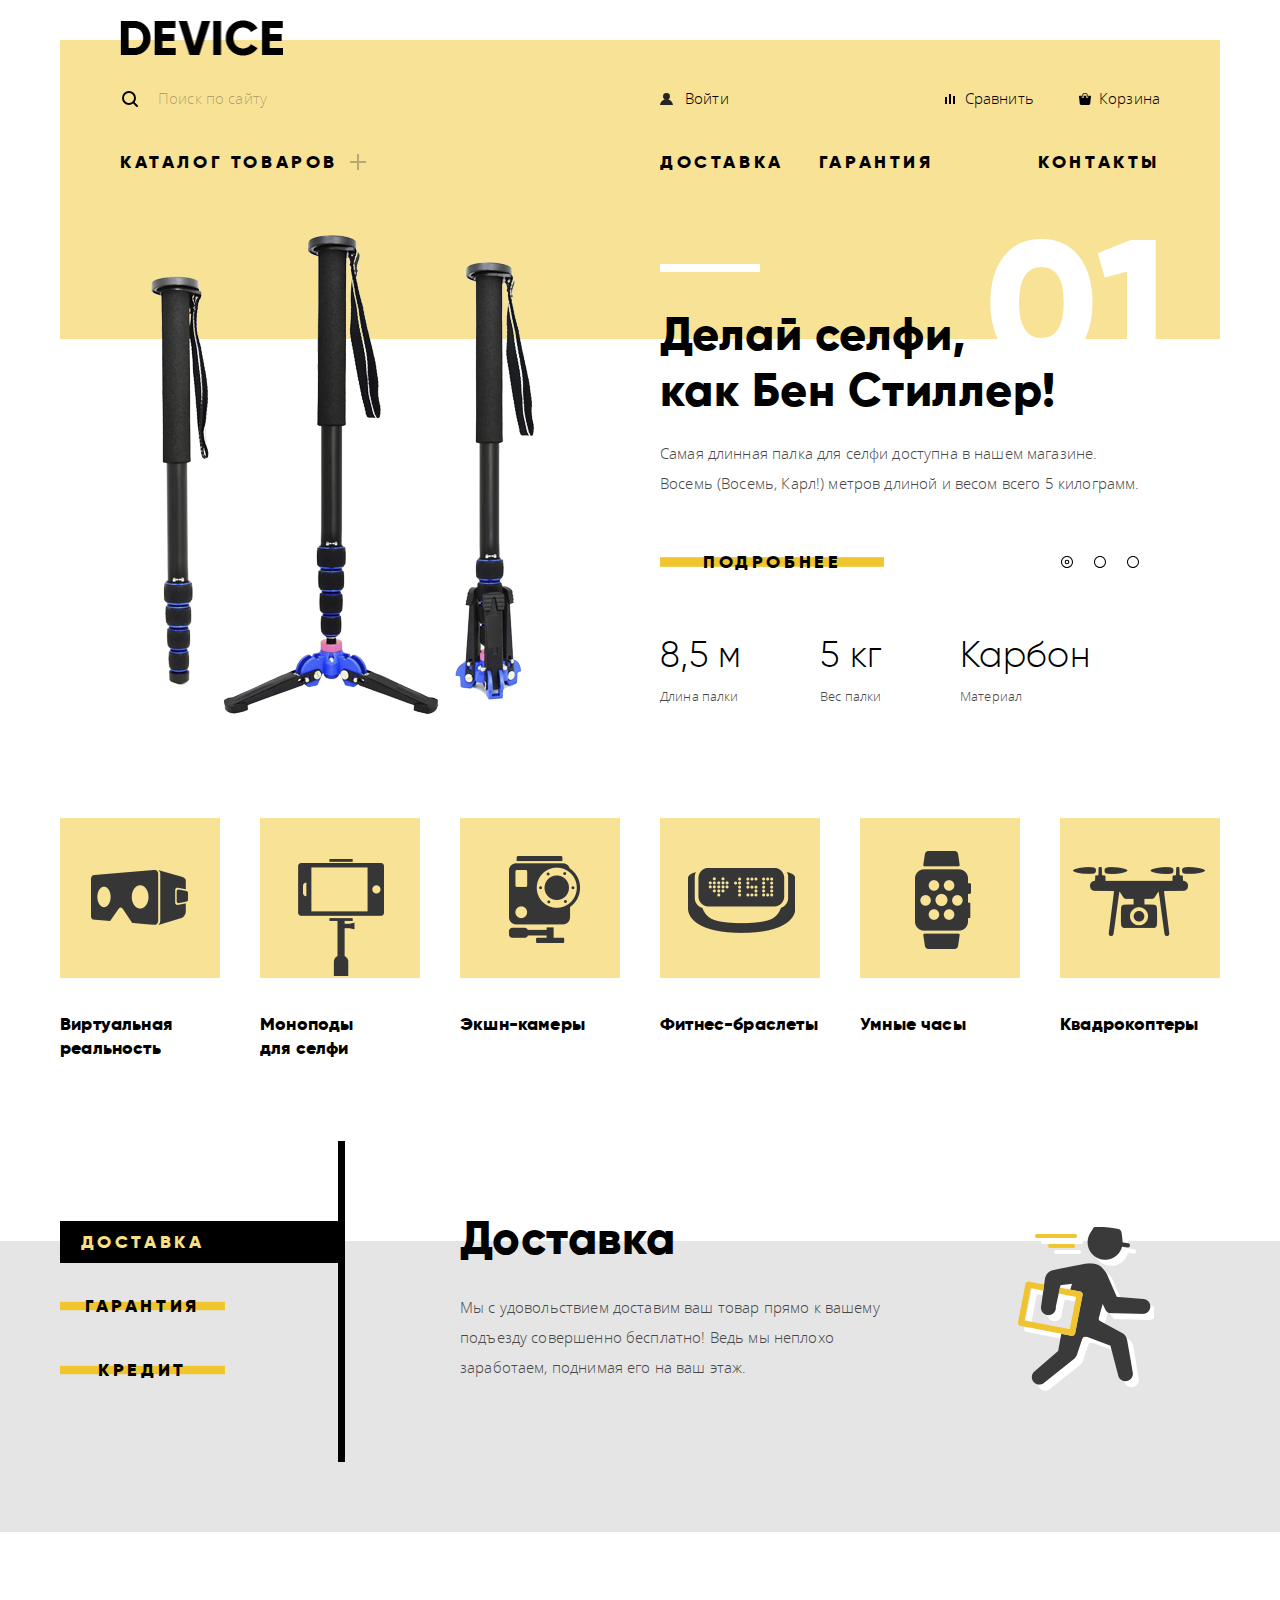
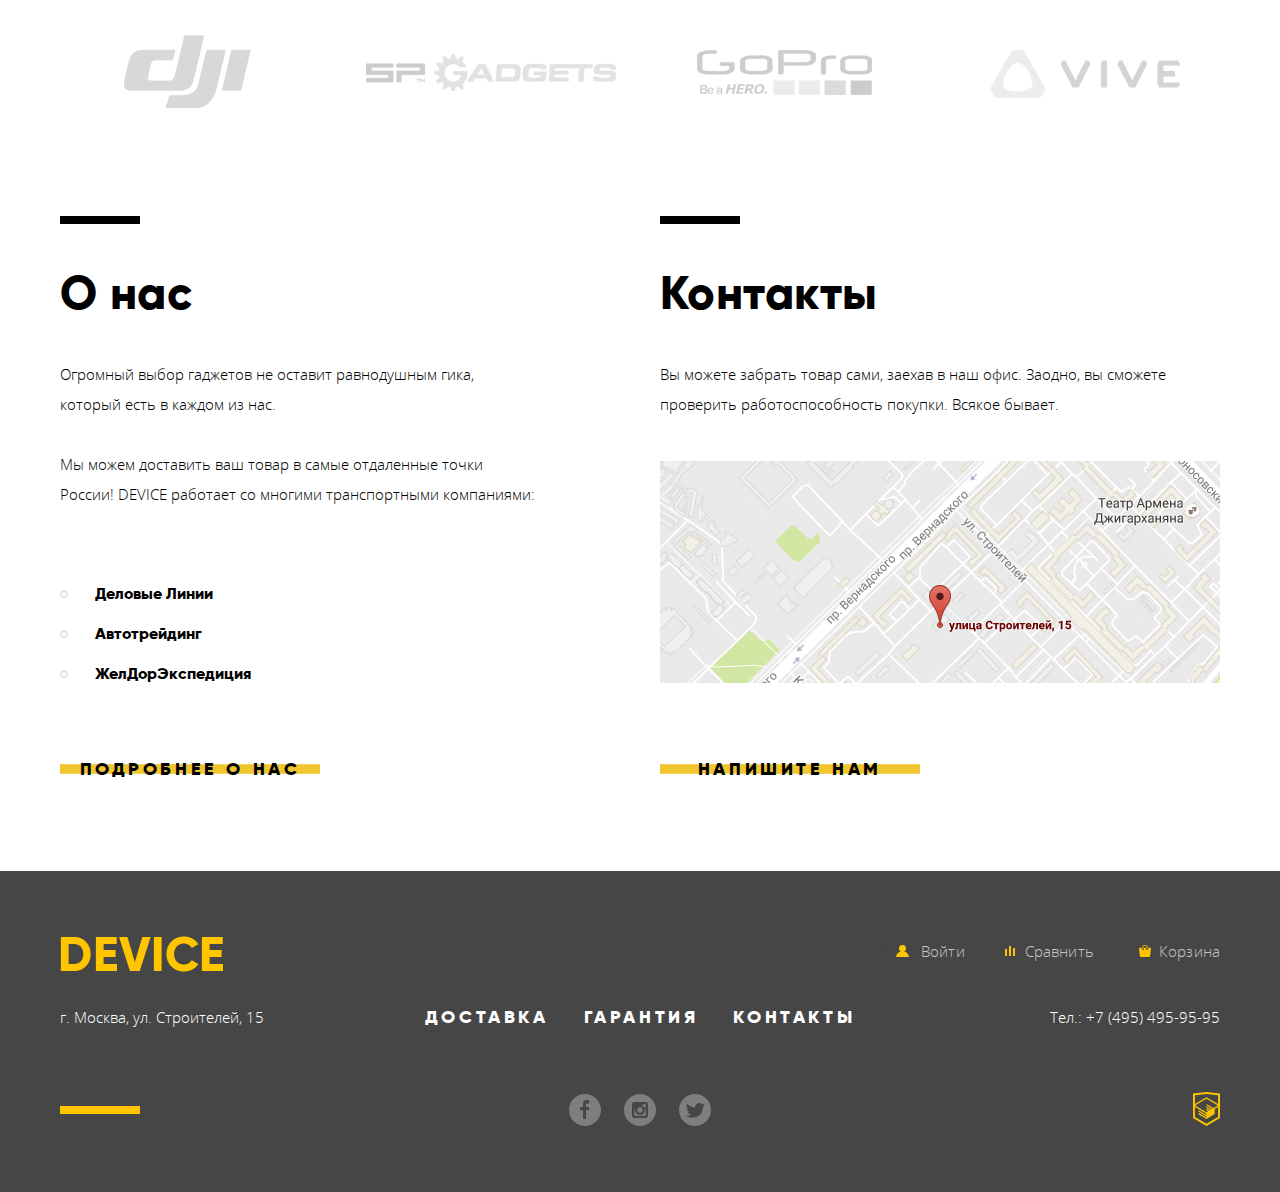
<file: index.html>
<!DOCTYPE html>
<html lang="ru">
<head>
    <meta charset="utf-8">
    <title>HTML Academy: Девайс</title>
    <link rel="stylesheet" href="css/normalize.min.css">
    <link rel="stylesheet" href="css/style.min.css">
</head>
<body class="page">
    <header class="header">
        <div class="container">
            <nav class="page_menu">
                <a class="header_logo">
                    <img src="img/logo_black.png" width="163" height="36" alt="Интернет-магазин гаджетов «Девайс»">
                </a>
                <div class="header_middle">
                    <form class="search">
                        <label for="search" class="visually-hidden">Поиск по сайту</label>
                        <input class="search_element" type="search" id="search" placeholder="Поиск по сайту">
                        <button class="search_button" type="submit">Найти</button>
                    </form>
                    <div class="header_wrapper">
                        <ul class="menu-user">
                            <li class="menu-user_item"><a class="menu-user_link enter" href="#">Войти</a></li>
                        </ul>
                        <ul class="menu-buying">
                            <li class="menu-buying_item"><a class="menu-buying_link compare" href="#">Сравнить</a></li>
                            <li class="menu-buying_item"><a class="menu-buying_link cart" href="#">Корзина</a></li>
                        </ul>
                    </div>
                </div>
                <div class="header_bottom">
                    <div class="menu-catalog">
                        <a class="menu_link menu_link-catalog" href="catalog.html">Каталог товаров</a>
                        <div class="submenu-catalog">
                            <ul class="submenu-catalog_list">
                                <li class="submenu-catalog_item">
                                    <a class="submenu-catalog_link" href="catalog.html?category=vr">Виртуальная реальность</a>
                                </li>
                                <li class="submenu-catalog_item">
                                    <a class="submenu-catalog_link" href="catalog.html?category=monopod">Моноподы для селфи</a>
                                </li>
                                <li class="submenu-catalog_item">
                                    <a class="submenu-catalog_link" href="catalog.html?category=camera">Экшн-камеры</a>
                                </li>
                            </ul>
                            <ul class="submenu-catalog_list">
                                <li class="submenu-catalog_item">
                                    <a class="submenu-catalog_link" href="catalog.html?category=fitbit">Фитнес-браслеты</a>
                                </li>
                                <li class="submenu-catalog_item">
                                    <a class="submenu-catalog_link" href="catalog.html?category=watch">Умные часы</a>
                                </li>
                            </ul>
                            <ul class="submenu-catalog_list">
                                <li class="submenu-catalog_item">
                                    <a class="submenu-catalog_link" href="catalog.html?category=quadcopter">Квадрокоптеры</a>
                                </li>
                            </ul>
                        </div>
                    </div>
                    <div class="menu-info">
                        <ul class="menu-info_list">
                            <li class="menu-info_item"><a class="menu_link" href="#">Доставка</a></li>
                            <li class="menu-info_item"><a class="menu_link" href="#">Гарантия</a></li>
                            <li class="menu-info_item"><a class="menu_link" href="#">Контакты</a></li>
                        </ul>
                    </div>
                </div>
            </nav>
        </div>
    </header>
    <main class="main-container">
        <h1 class="visually-hidden">Интернет-магазин гаджетов «Девайс»</h1>
        <article class="gadget">
            <h2 class="visually-hidden">Популярные товары</h2>
            <div class="container">
                <ol class="gadget_list">
                    <li class="gadget_slide" data-gadget="monopod">
                        <div class="gadget_img">
                            <img src="img/gadget_monopod.png" width="560" height="507" alt="Селфи-палка">
                        </div>
                        <div class="gadget_description">
                            <p class="gadget_lead">Делай селфи, <br> как Бен Стиллер!</p>
                            <p class="gadget_text">Самая длинная палка для селфи доступна в нашем магазине.</p>
                            <p class="gadget_text">Восемь (Восемь, Карл!) метров длиной и весом всего 5 килограмм.</p>
                            <a class="button gadget_button" href="#">Подробнее</a>
                            <table class="gadget_table">
                                <tr>
                                    <td class="gadget_data">8,5 м</td>
                                    <td class="gadget_data">5 кг</td>
                                    <td class="gadget_data">Карбон</td>
                                </tr>
                                <tr>
                                    <td class="gadget_character">Длина палки</td>
                                    <td class="gadget_character">Вес палки</td>
                                    <td class="gadget_character">Материал</td>
                                </tr>
                            </table>
                        </div>
                    </li>
                    <li class="gadget_slide visually-hidden" data-gadget="fitbit">
                        <div class="gadget_img">
                            <img src="img/gadget_fitbit.png" width="560" height="507" alt="Фитнес-браслеты">
                        </div>
                        <div class="gadget_description">
                            <p class="gadget_lead">Худеем <br> правильно!</p>
                            <p class="gadget_text">Мотивирующие фитнес-браслеты помогут найти в себе силы не&nbsp;пропускать занятия и соблюдать диету.</p>
                            <a class="button gadget_button" href="#">Подробнее</a>
                            <table class="gadget_table">
                                <tr>
                                    <td class="gadget_data">48 часов</td>
                                </tr>
                                <tr>
                                    <td class="gadget_character">Без подзарядки</td>
                                </tr>
                            </table>
                        </div>
                    </li>
                    <li class="gadget_slide visually-hidden" data-gadget="quadcopter">
                        <div class="gadget_img">
                            <img src="img/gadget_quadcopter.png" width="560" height="507" alt="Квадрокоптер">
                        </div>
                        <div class="gadget_description">
                            <p class="gadget_lead">Порхает как бабочка, жалит как пчела!</p>
                            <p class="gadget_text">Этот обычный, на первый взгляд, квадрокоптер оснащен мощным&nbsp;лазером, замаскированным под стандартную камеру.</p>
                            <a class="button gadget_button" href="#">Подробнее</a>
                            <table class="gadget_table">
                                <tr>
                                    <td class="gadget_data">800 м</td>
                                    <td class="gadget_data">50 м</td>
                                </tr>
                                <tr>
                                    <td class="gadget_character">Дальность полета</td>
                                    <td class="gadget_character">Радиус поражения</td>
                                </tr>
                            </table>
                        </div>
                    </li>
                </ol>
                <ul class="gadget-control">
                    <li class="gadget-control_item">
                        <button class="gadget_toggle toggle-current" type="button" data-gadget="monopod"><span class="visually-hidden">Текущий слайд:</span>Слайд с моноподом</button>
                    </li>
                    <li class="gadget-control_item">
                        <button class="gadget_toggle" type="button" data-gadget="fitbit">Слайд с фитнес-браслетами</button>
                    </li>
                    <li class="gadget-control_item">
                        <button class="gadget_toggle" type="button" data-gadget="quadcopter">Слайд с квадрокоптером</button>
                    </li>
                </ul>
            </div>
        </article>
        <article class="category">
            <div class="container">
                <h2 class="visually-hidden">Популярные категории</h2>
                <ul class="category_list">
                    <li class="category_item">
                        <a class="category_link" href="catalog.html?category=vr">
                            <h3 class="category_title category_vr">Виртуальная реальность</h3>
                        </a>
                    </li>
                    <li class="category_item">
                        <a class="category_link" href="catalog.html?category=monopod">
                            <h3 class="category_title category_monopod">Моноподы для&nbsp;селфи</h3>
                        </a>
                    </li>
                    <li class="category_item">
                        <a class="category_link" href="catalog.html?category=camera">
                            <h3 class="category_title category_camera">Экшн-камеры</h3>
                        </a>
                    </li>
                    <li class="category_item">
                        <a class="category_link" href="catalog.html?category=fitbit">
                            <h3 class="category_title category_fitbit">Фитнес-браслеты</h3>
                        </a>
                    </li>
                    <li class="category_item">
                        <a class="category_link" href="catalog.html?category=watch">
                            <h3 class="category_title category_watch">Умные часы</h3>
                        </a>
                    </li>
                    <li class="category_item">
                        <a class="category_link" href="catalog.html?category=quadcopter">
                            <h3 class="category_title category_quadcopter">Квадрокоптеры</h3>
                        </a>
                    </li>
                </ul>
            </div>
        </article>
        <section class="info">
            <h2 class="visually-hidden">Информация для покупателя</h2>
            <div class="container">
                <div class="info_control">
                    <button class="info_button info_button-current" type="button" data-info="delivery"><span class="visually-hidden">Текущий слайд:</span>Доставка</button>
                    <button class="info_button" type="button" data-info="warranty">Гарантия</button>
                    <button class="info_button" type="button" data-info="credit">Кредит</button>
                </div>
                <ul class="info_list">
                    <li class="info_tab delivery" data-info="delivery">
                        <h3 class="info_title">Доставка</h3>
                        <p class="info_text">Мы с удовольствием доставим ваш товар прямо к вашему подъезду совершенно бесплатно! Ведь мы неплохо заработаем, поднимая его на ваш этаж.</p>
                    </li>
                    <li class="info_tab warranty visually-hidden" data-info="warranty">
                        <h3 class="info_title">Гарантия</h3>
                        <p class="info_text">Если из-за возгорания купленного у нас товара у вас сгорит дом — не переживайте, мы выдадим вам новый.</p>
                        <p class="info_text">Товар, не дом, конечно же.</p>
                    </li>
                    <li class="info_tab credit visually-hidden" data-info="credit">
                        <h3 class="info_title">Кредит</h3>
                        <p class="info_text">Залезть в долговую яму стало проще! Кредитные консультанты подберут для вас наиболее выгодные условия кредита. Выгодные для нашего банка, разумеется.</p>
                    </li>
                </ul>
            </div>
        </section>
        <article class="producer">
            <h2 class="visually-hidden">Популярные производители</h2>
            <div class="container">
                <ul class="producer_list">
                    <li class="producer_item">
                        <a class="producer_link producer_dji" href="#">
                            <img class="producer_logo" src="img/producer_dji_gr.png" width="260" height="100" alt="DJI">
                        </a>
                    </li>
                    <li class="producer_item">
                        <a class="producer_link producer_sp_gadgets" href="#">
                            <img class="producer_logo" src="img/producer_sp_gadgets_gr.png" width="260" height="100" alt="SP Gadgets">
                        </a>
                    </li>
                    <li class="producer_item">
                        <a class="producer_link producer_gopro" href="#">
                            <img class="producer_logo" src="img/producer_gopro_gr.png" width="260" height="100" alt="GoPro">
                        </a>
                    </li>
                    <li class="producer_item">
                        <a class="producer_link producer_vive" href="#">
                            <img class="producer_logo" src="img/producer_vive__gr.png" width="260" height="100" alt="Vive">
                        </a>
                    </li>
                </ul>
            </div>
        </article>
        <div class="shop">
            <div class="container">
                <section class="shop-about">
                    <h2 class="shop_title">О нас</h2>
                    <p class="shop_text">Огромный выбор гаджетов не оставит равнодушным гика, который есть в каждом из нас.</p>
                    <p class="shop_text">Мы можем доставить ваш товар в самые отдаленные точки России! DEVICE работает со многими транспортными компаниями:</p>
                    <ul class="shop-delivery_list">
                        <li class="shop-delivery_item">Деловые Линии</li>
                        <li class="shop-delivery_item">Автотрейдинг</li>
                        <li class="shop-delivery_item">ЖелДорЭкспедиция</li>
                    </ul>
                    <a class="button shop_button" href="#">Подробнее о нас</a>
                </section>
                <section class="shop-contacts">
                    <h2 class="shop_title">Контакты</h2>
                    <p class="shop_text">Вы можете забрать товар сами, заехав в наш офис. Заодно, вы сможете проверить работоспособность покупки. Всякое бывает.</p>
                    <a class="map_img" href="map.html"><img class="shop_img" src="img/map.png" width="560" height="222" alt="Адрес компании: г. Москва, ул. Строителей, 15"></a>
                    <a class="button shop_button" href="write-us.html">Напишите нам</a>
                </section>
            </div>
        </div>
    </main>
    <footer class="footer">
        <div class="container">
            <div class="footer_top">
                <a class="footer_logo">
                    <img src="img/logo_yellow.png" width="163" height="36" alt="Интернет-магазин гаджетов «Девайс»">
                </a>
                <ul class="footer-menu_list">
                    <li class="footer-menu_item">
                        <ul class="menu-user">
                            <li class="menu-user_item"><a class="menu-user_link enter" href="#">Войти</a></li>
                        </ul>
                    </li>
                    <li class="footer-menu_item">
                        <ul class="menu-buying">
                            <li class="menu-buying_item"><a class="menu-buying_link compare" href="#">Сравнить</a></li>
                            <li class="menu-buying_item"><a class="menu-buying_link cart" href="#">Корзина</a></li>
                        </ul>
                    </li>
                </ul>
            </div>
            <div class="footer_middle">
                <p class="address">г. Москва, ул. Строителей, 15</p>
                <ul class="footer_menu-info">
                    <li class="menu_item"><a class="menu_link" href="#">Доставка</a></li>
                    <li class="menu_item"><a class="menu_link" href="#">Гарантия</a></li>
                    <li class="menu_item"><a class="menu_link" href="#">Контакты</a></li>
                </ul>
                <p class="phone">Тел.: +7 (495) 495-95-95</p>
            </div>
            <div class="footer_bottom">
                <span class="line"></span>
                <ul class="social_list">
                    <li class="social_item">
                        <a class="social_link social_facebook" href="#"><span class="visually-hidden">Facebook</span></a>
                    </li>
                    <li class="social_item">
                        <a class="social_link social_instagram" href="#"><span class="visually-hidden">Instagram</span></a>
                    </li>
                    <li class="social_item">
                        <a class="social_link social_twitter" href="#"><span class="visually-hidden">Twitter</span></a>
                    </li>
                </ul>
                <div class="copyright_wrapper">
                    <a class="copyright" href="https://htmlacademy.ru/intensive/htmlcss"><span class="visually-hidden">HTML Academy</span></a>
                </div>
            </div>
        </div>
    </footer>
    <div class="popup write-us">
        <h2 class="visually-hidden">Напишите нам</h2>
        <form class="form" action="https://echo.htmlacademy.ru" method="post">
            <div class="form_wrapper">
                <div class="form_item">
                    <label class="form_label" for="write-us_name">Ваше имя:</label>
                    <input class="form_element" type="text" id="write-us_name" name="write-us_name" placeholder="Имя Фамилия">
                </div>
                <div class="form_item">
                    <label class="form_label" for="write-us_email">Ваш e-mail:</label>
                    <input class="form_element" type="email" id="write-us_email" name="write-us_email" placeholder="email@example.com">
                </div>
            </div>
            <div class="form_item form_item-textarea">
                <label class="form_label" for="write-us_text">Текст письма:</label>
                <textarea class="form_element" id="write-us_text" name="write-us_text" rows="7" placeholder="В свободной форме"></textarea>
            </div>
            <button class="button" type="submit">Отправить</button>
        </form>
        <button class="popup_close" type="button"><span class="visually-hidden">Закрыть</span></button>
    </div>
    <div class="popup map">
        <h2 class="visually-hidden">Как до нас добраться</h2>
        <iframe src="https://www.google.com/maps/embed?pb=!1m18!1m12!1m3!1d3782.6356239186252!2d37.524574291489536!3d55.6860564808056!2m3!1f0!2f0!3f0!3m2!1i1024!2i768!4f13.1!3m3!1m2!1s0x46b54cf65f5c8955%3A0x694710ccd55501e!2z0YPQuy4g0KHRgtGA0L7QuNGC0LXQu9C10LksIDE1LCDQnNC-0YHQutCy0LAsIDExOTMxMQ!5e0!3m2!1sru!2sru!4v1530377453388" width="960" height="559" style="border:0" allowfullscreen></iframe>
        <button class="popup_close" type="button"><span class="visually-hidden">Закрыть</span></button>
    </div>
    <script src="js/script.min.js"></script>
</body>
</html>
</file>
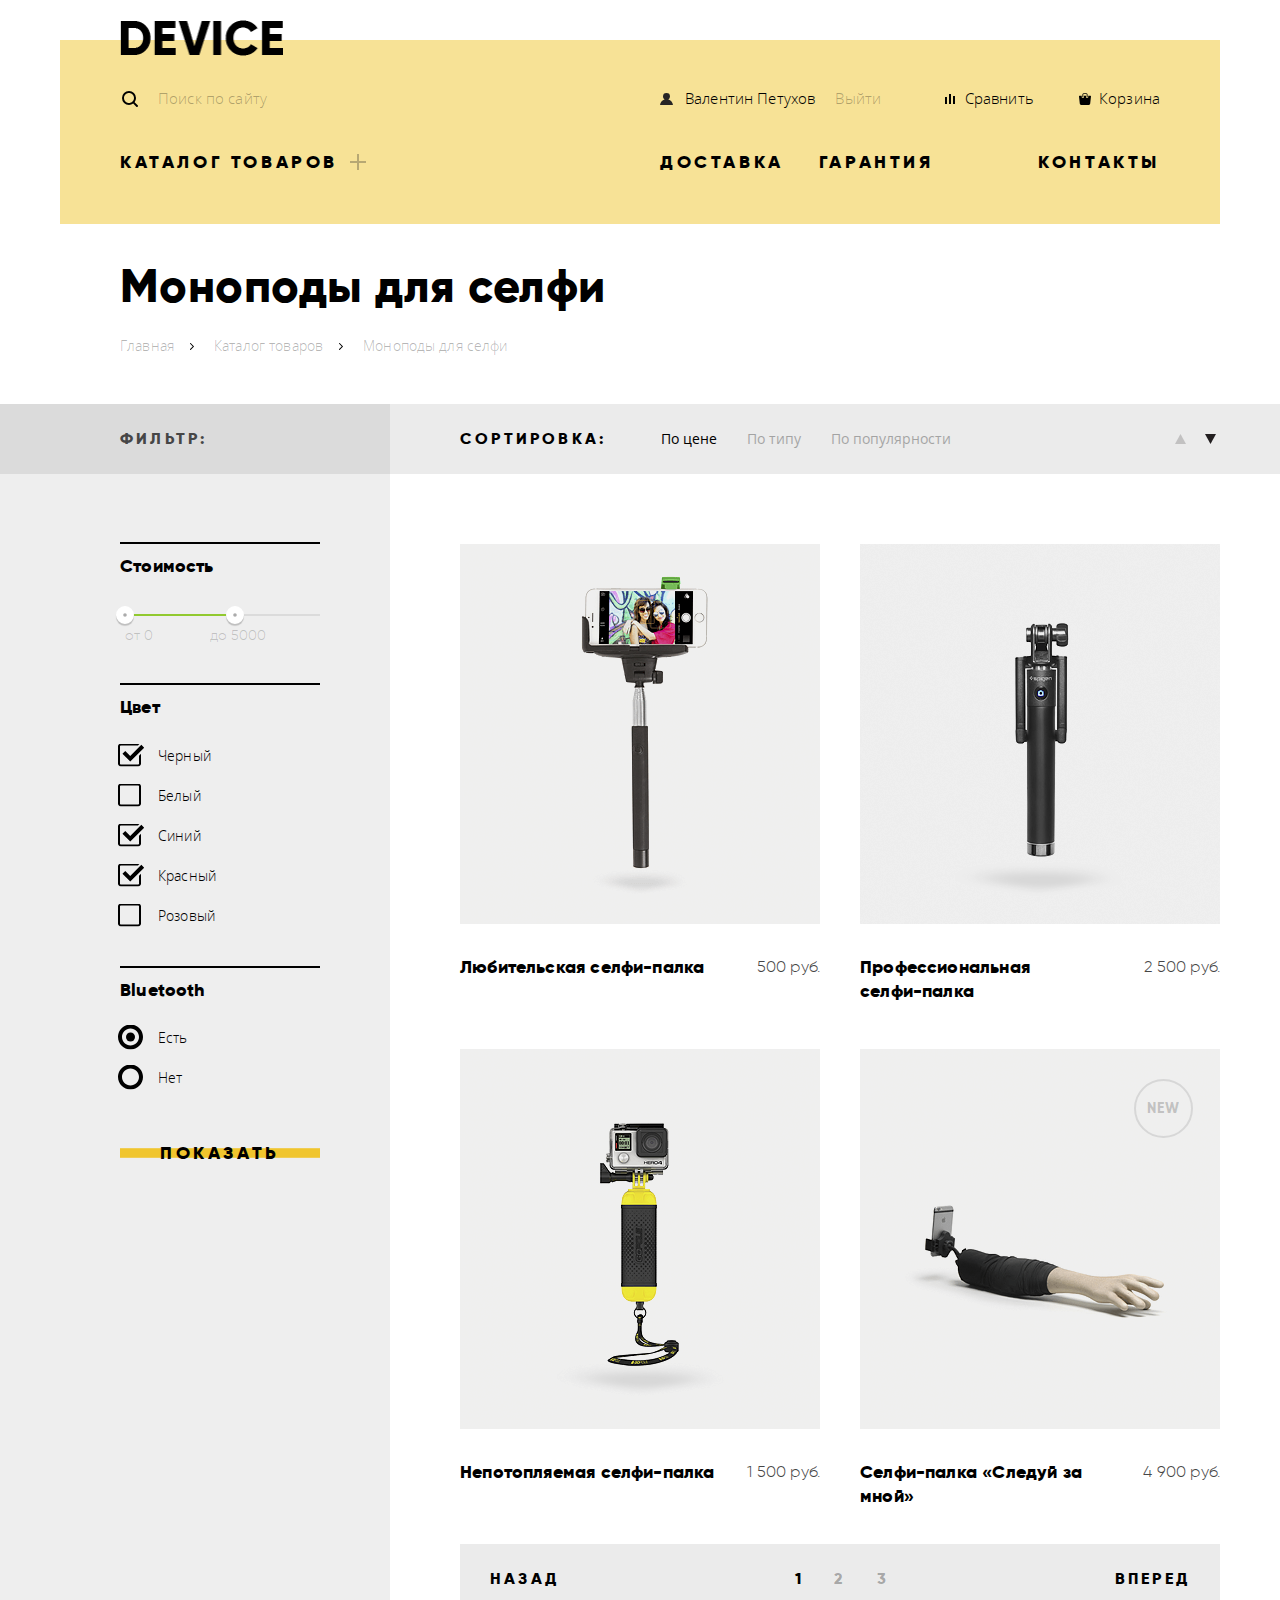
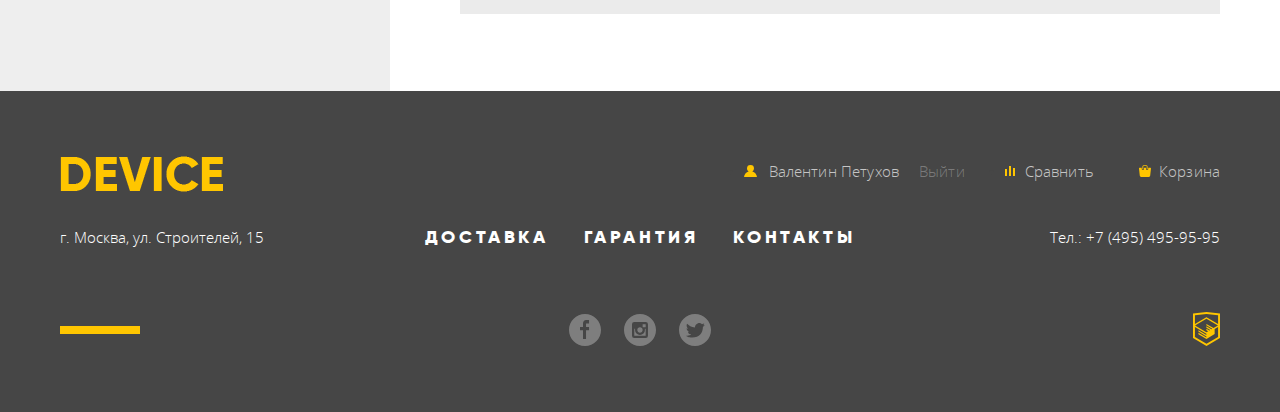
<file: catalog.html>
<!DOCTYPE html>
<html lang="ru">
<head>
    <meta charset="utf-8">
    <title>HTML Academy: Девайс</title>
    <link rel="stylesheet" href="css/normalize.min.css">
    <link rel="stylesheet" href="css/style.min.css">
</head>
<body class="page">
    <header class="header">
        <div class="container">
            <nav class="page_menu">
                <a class="header_logo" href="index.html">
                    <img src="img/logo_black.png" width="163" height="36" alt="Интернет-магазин гаджетов «Девайс»">
                </a>
                <div class="header_middle">
                    <form class="search">
                        <label for="search" class="visually-hidden">Поиск по сайту</label>
                        <input class="search_element" type="search" id="search" placeholder="Поиск по сайту">
                        <button class="search_button" type="submit">Найти</button>
                    </form>
                    <div class="header_wrapper">
                        <ul class="menu-user">
                            <li class="menu-user_item"><a class="menu-user_link profile" href="#">Валентин Петухов</a></li>
                            <li class="menu-user_item"><a class="menu-user_link exit" href="#">Выйти</a></li>
                        </ul>
                        <ul class="menu-buying">
                            <li class="menu-buying_item"><a class="menu-buying_link compare" href="#">Сравнить</a></li>
                            <li class="menu-buying_item"><a class="menu-buying_link cart" href="#">Корзина</a></li>
                        </ul>
                    </div>
                </div>
                <div class="header_bottom">
                    <div class="menu-catalog">
                        <a class="menu_link menu_link-catalog" href="catalog.html">Каталог товаров</a>
                        <div class="submenu-catalog">
                            <ul class="submenu-catalog_list">
                                <li class="submenu-catalog_item">
                                    <a class="submenu-catalog_link" href="catalog.html?category=vr">Виртуальная реальность</a>
                                </li>
                                <li class="submenu-catalog_item">
                                    <a class="submenu-catalog_link">Моноподы для селфи</a>
                                </li>
                                <li class="submenu-catalog_item">
                                    <a class="submenu-catalog_link" href="catalog.html?category=camera">Экшн-камеры</a>
                                </li>
                            </ul>
                            <ul class="submenu-catalog_list">
                                <li class="submenu-catalog_item">
                                    <a class="submenu-catalog_link" href="catalog.html?category=fitbit">Фитнес-браслеты</a>
                                </li>
                                <li class="submenu-catalog_itemm">
                                    <a class="submenu-catalog_link" href="catalog.html?category=watch">Умные часы</a>
                                </li>
                            </ul>
                            <ul class="submenu-catalog_list">
                                <li class="submenu-catalog_item">
                                    <a class="submenu-catalog_link" href="catalog.html?category=quadcopter">Квадрокоптеры</a>
                                </li>
                            </ul>
                        </div>
                    </div>
                    <div class="menu-info">
                        <ul class="menu-info_list">
                            <li class="menu-info_item"><a class="menu_link" href="#">Доставка</a></li>
                            <li class="menu-info_item"><a class="menu_link" href="#">Гарантия</a></li>
                            <li class="menu-info_item"><a class="menu_link" href="#">Контакты</a></li>
                        </ul>
                    </div>
                </div>
            </nav>
        </div>
    </header>
    <main class="main-container">
        <div class="container">
            <h1 class="page_title">Моноподы для селфи</h1>
            <ul class="breadcrumbs">
                <li class="breadcrumbs_item"><a class="breadcrumbs_link" href="index.html">Главная</a></li>
                <li class="breadcrumbs_item"><a class="breadcrumbs_link" href="catalog.html">Каталог товаров</a></li>
                <li class="breadcrumbs_item"><a class="breadcrumbs_link">Моноподы для селфи</a></li>
            </ul>
        </div>
        <div class="catalog_wrapper">
            <div class="container">
                <aside class="filter_wrapper">
                    <header class="filter_header">
                        <h2 class="filter_title">Фильтр:</h2>
                    </header>
                    <form class="filter" action="https://echo.htmlacademy.ru" method="get">
                        <fieldset class="filter_fieldset">
                            <legend class="filter_property">Стоимость</legend>
                            <div class="filter_range">
                                <div class="range_controls">
                                    <div class="scale">
                                        <span class="bar"></span>
                                        <span class="range_toggle range_toggle-min" tabindex="0"></span>
                                        <span class="range_toggle range_toggle-max" tabindex="0"></span>
                                    </div>
                                </div>
                                <div class="price_controls">
                                    <label class="price_min">от<input type="text" name="price-min" value="0" disabled></label>
                                    <label class="price_max">до<input type="text" name="price_max" value="5000" disabled></label>
                                </div>
                            </div>
                        </fieldset>
                        <fieldset class="filter_fieldset">
                            <legend class="filter_property">Цвет</legend>
                            <ul class="filter_list">
                                <li class="filter_item">
                                    <input class="visually-hidden" type="checkbox" name="color_black" id="color_black" checked>
                                    <label class="checkbox_label" for="color_black">Черный</label>
                                </li>
                                <li class="filter_item">
                                    <input class="visually-hidden" type="checkbox" name="color_white" id="color_white">
                                    <label class="checkbox_label" for="color_white">Белый</label>
                                </li>
                                <li class="filter_item">
                                    <input class="visually-hidden" type="checkbox" name="color_blue" id="color_blue" checked>
                                    <label class="checkbox_label" for="color_blue">Синий</label>
                                </li>
                                <li class="filter_item">
                                    <input class="visually-hidden" type="checkbox" name="color_red" id="color_red" checked>
                                    <label class="checkbox_label" for="color_red">Красный</label>
                                </li>
                                <li class="filter_item">
                                    <input class="visually-hidden" type="checkbox" name="color_pink" id="color_pink">
                                    <label class="checkbox_label" for="color_pink">Розовый</label>
                                </li>
                            </ul>
                        </fieldset>
                        <fieldset class="filter_fieldset">
                            <legend class="filter_property">Bluetooth</legend>
                            <ul class="filter_list">
                                <li class="filter_item">
                                    <input class="visually-hidden" type="radio" name="bluetooth" id="bluetooth_yes" value="yes" checked>
                                    <label class="radiobutton_label" for="bluetooth_yes">Есть</label>
                                </li>
                                <li class="filter_item">
                                    <input class="visually-hidden" type="radio" name="bluetooth" id="bluetooth_no" value="no">
                                    <label class="radiobutton_label" for="bluetooth_no">Нет</label>
                                </li>
                            </ul>
                        </fieldset>
                        <button class="button" type="submit">Показать</button>
                    </form>
                </aside>
                <section class="catalog">
                    <h2 class="visually-hidden">Каталог</h2>
                    <header class="selection">
                        <h3 class="selection_title">Cортировка:</h3>
                        <ul class="selection-type_list">
                            <li class="selection-type_item"><a class="selection-type_button"><span class="visually-hidden">Выбранный критерий:</span>По цене</a></li>
                            <li class="selection-type_item"><a class="selection-type_button" href="javascript:void(0)">По типу</a></li>
                            <li class="selection-type_item"><a class="selection-type_button" href="javascript:void(0)">По популярности</a></li>
                        </ul>
                        <ul class="selection-direction_list">
                            <li class="selection-direction_item"><a class="selection-direction_button direction_up" href="javascript:void(0)">По возрастанию</a></li>
                            <li class="selection-direction_item"><a class="selection-direction_button direction_down"><span class="visually-hidden">Выбранный критерий:</span>По убыванию</a></li>
                        </ul>
                    </header>
                    <ul class="product_list">
                        <li class="product">
                            <div class="product_description">
                                <a class="product_link" href="catalog_item.html">
                                    <h3 class="product_name">Любительская селфи-палка</h3>
                                </a>
                                <p class="product_price">500 руб.</p>
                            </div>
                            <div class="product_card">
                                <img class="product_img" src="img/selfie_stick_unprof.png" width="360" height="380" alt="Любительская селфи-палка">
                                <div class="product_action">
                                    <button class="button" type="button">В корзину</button>
                                    <button class="button_to-compare" type="button">Добавить к сравнению</button>
                                </div>
                            </div>
                        </li>
                        <li class="product">
                            <div class="product_description">
                                <a class="product_link" href="catalog_item.html">
                                    <h3 class="product_name">Профессиональная <span class="text-nowrap">селфи-палка</span></h3>
                                </a>
                                <p class="product_price">2 500 руб.</p>
                            </div>
                            <div class="product_card">
                                <img class="product_img" src="img/selfie_stick_prof.png" width="360" height="380" alt="Профессиональная селфи-палка">
                                <div class="product_action">
                                    <button class="button" type="button">В корзину</button>
                                    <button class="button_to-compare" type="button">Добавить к сравнению</button>
                                </div>
                            </div>
                        </li>
                        <li class="product">
                            <div class="product_description">
                                <a class="product_link" href="catalog_item.html">
                                    <h3 class="product_name">Непотопляемая селфи-палка</h3>
                                </a>
                                <p class="product_price">1 500 руб.</p>
                            </div>
                            <div class="product_card">
                                <img class="product_img" src="img/selfie_stick_unsink.png" width="360" height="380" alt="Непотопляемая селфи-палка">
                                <div class="product_action">
                                    <button class="button" type="button">В корзину</button>
                                    <button class="button_to-compare" type="button">Добавить к сравнению</button>
                                </div>
                            </div>
                        </li>
                        <li class="product new">
                            <div class="product_description">
                                <a class="product_link" href="catalog_item.html">
                                    <h3 class="product_name">Селфи-палка «Следуй за мной»</h3>
                                </a>
                                <p class="product_price">4 900 руб.</p>
                            </div>
                            <div class="product_card">
                                <img class="product_img" src="img/selfie_stick_follow_me.png" width="360" height="380" alt="Селфи-палка «Следуй за мной»">
                                <div class="product_action">
                                    <button class="button" type="button">В корзину</button>
                                    <button class="button_to-compare" type="button">Добавить к сравнению</button>
                                </div>
                            </div>
                        </li>
                    </ul>
                    <footer class="pagination">
                        <ul class="pagination_list">
                            <li class="pagination_item back"><a class="pagination_button">Назад</a></li>
                            <li class="pagination_item"><a class="pagination_link"><span class="visually-hidden">Текущая страница:</span>1</a></li>
                            <li class="pagination_item"><a class="pagination_link" href="#">2</a></li>
                            <li class="pagination_item"><a class="pagination_link" href="#">3</a></li>
                            <li class="pagination_item next"><a class="pagination_button" href="#">Вперед</a></li>
                        </ul>
                    </footer>
                </section>
            </div>
        </div>
    </main>
    <footer class="footer">
        <div class="container">
            <div class="footer_top">
                <a class="footer_logo" href="index.html">
                    <img src="img/logo_yellow.png" width="163" height="36" alt="Интернет-магазин гаджетов «Девайс»">
                </a>
                <ul class="footer-menu_list">
                    <li class="footer-menu_item">
                        <ul class="menu-user">
                            <li class="menu-user_item"><a class="menu-user_link profile" href="#">Валентин Петухов</a></li>
                            <li class="menu-user_item"><a class="menu-user_link exit" href="#">Выйти</a></li>
                        </ul>
                    </li>
                    <li class="footer-menu_item">
                        <ul class="menu-buying">
                            <li class="menu-buying_item"><a class="menu-buying_link compare" href="#">Сравнить</a></li>
                            <li class="menu-buying_item"><a class="menu-buying_link cart" href="#">Корзина</a></li>
                        </ul>
                    </li>
                </ul>
            </div>
            <div class="footer_middle">
                <p class="address">г. Москва, ул. Строителей, 15</p>
                <ul class="footer_menu-info">
                    <li class="menu_item"><a class="menu_link" href="#">Доставка</a></li>
                    <li class="menu_item"><a class="menu_link" href="#">Гарантия</a></li>
                    <li class="menu_item"><a class="menu_link" href="#">Контакты</a></li>
                </ul>
                <p class="phone">Тел.: +7 (495) 495-95-95</p>
            </div>
            <div class="footer_bottom">
                <span class="line"></span>
                <ul class="social_list">
                    <li class="social_item">
                        <a class="social_link social_facebook" href="#"><span class="visually-hidden">Facebook</span></a>
                    </li>
                    <li class="social_item">
                        <a class="social_link social_instagram" href="#"><span class="visually-hidden">Instagram</span></a>
                    </li>
                    <li class="social_item">
                        <a class="social_link social_twitter" href="#"><span class="visually-hidden">Twitter</span></a>
                    </li>
                </ul>
                <div class="copyright_wrapper">
                    <a class="copyright" href="https://htmlacademy.ru/intensive/htmlcss"><span class="visually-hidden">HTML Academy</span></a>
                </div>
            </div>
        </div>
    </footer>
</body>
</html>
</file>
<file: css/style.min.css>
@keyframes bounce{0%{transform:translate(1000px,-50%)}to{transform:translate(-50%,-50%)}}@keyframes shake{0%,to{transform:translate(-50%,-50%)}20%,60%{transform:translate(-48%,-50%)}40%,80%{transform:translate(-52%,-50%)}}@font-face{font-family:"Gilroy";font-weight:300;font-style:normal;src:url(../fonts/gilroylight.woff) format("woff"),url(../fonts/gilroylight.woff2) format("woff2")}@font-face{font-family:"Gilroy";font-weight:800;font-style:normal;src:url(../fonts/gilroyextrabold.woff) format("woff"),url(../fonts/gilroyextrabold.woff2) format("woff2")}@font-face{font-family:"OpenSans";font-weight:300;font-style:normal;src:url(../fonts/opensanslight.woff) format("woff"),url(../fonts/opensanslight.woff2) format("woff2")}@font-face{font-family:"OpenSans";font-weight:400;font-style:normal;src:url(../fonts/opensans.woff) format("woff"),url(../fonts/opensans.woff2) format("woff2")}.visually-hidden{position:absolute;overflow:hidden;clip:rect(0 0 0 0);width:1px;height:1px;margin:-1px;padding:0;white-space:nowrap;border:0;clip-path:inset(100%)}.page{font-family:"Gilroy",Arial,sans-serif;font-size:15px;font-weight:300;line-height:30px;min-width:1200px;margin:0;padding:0;color:#464646}.container{width:1160px;margin-right:auto;margin-left:auto}img{max-width:100%;height:auto}.header{color:#000}.header>.container{background:linear-gradient(transparent 40px,#f7e296 40px)}.page_menu{display:flex;flex-direction:column;margin-right:60px;margin-left:60px;padding-top:20px;padding-bottom:50px}.header_logo{width:163px;height:34px}.header_logo:focus,.header_logo:hover{opacity:.6}.header_logo:active{opacity:.3}.header_logo:not([href]):active,.header_logo:not([href]):focus,.header_logo:not([href]):hover{opacity:1}.header_middle{display:flex;justify-content:space-between;margin-top:20px}.search{font-size:0;display:flex;align-self:flex-start;width:440px;margin:0;padding:0}.search_element{font-family:"OpenSans",Arial,sans-serif;font-size:15px;font-weight:300;line-height:30px;flex-grow:1;padding:9px 0 10px 38px;letter-spacing:.01em;color:#000;border:0;border-bottom:2px solid transparent;background-color:transparent;background-image:url(../img/icon_search.svg);background-repeat:no-repeat;background-position:2px center}.search_element::-webkit-input-placeholder{font-family:"OpenSans",Arial,sans-serif;font-size:15px;font-weight:300;line-height:30px;letter-spacing:.01em;color:rgba(0,0,0,.3);background-color:transparent}.search_element:hover::-webkit-input-placeholder{color:rgba(0,0,0,.6)}.search_element:hover:-ms-input-placeholder{color:rgba(0,0,0,.6)}.search_element:hover::-moz-placeholder{color:rgba(0,0,0,.6)}.search_element:focus{border-bottom:2px solid #000}.search_element:focus+.search_button{display:block}.search_button{font-family:"OpenSans",Arial,sans-serif;font-size:15px;line-height:30px;display:none;width:80px;margin:0;padding:0 20px;cursor:pointer;text-align:center;letter-spacing:.01em;color:#000;border:2px solid #000;background-color:transparent}.search_button:hover{color:#fff;background-color:#000}.search_button:active{color:rgba(255,255,255,.3);background-color:#000}.header_wrapper{display:flex;justify-content:space-between;width:500px}.menu-user{display:flex;align-content:flex-start;flex-wrap:wrap;margin-top:0;margin-bottom:0;margin-left:-20px;padding-left:0;list-style:none}.menu-user_item{position:relative;margin-left:20px}.menu-user_link{font-family:"OpenSans",Arial,sans-serif;font-size:15px;line-height:30px;display:block;padding-top:9px;padding-bottom:10px;text-decoration:none;letter-spacing:.01em}.enter,.profile{padding-left:25px;color:#000}.enter::before,.profile::before{position:absolute;top:50%;left:0;display:block;width:13px;height:12px;content:"";transform:translateY(-50%);background-image:url(../img/icon_user.svg);background-repeat:no-repeat}.enter:focus,.enter:hover,.profile:focus,.profile:hover{opacity:.6}.enter:active,.profile:active{opacity:.3}.exit{color:rgba(0,0,0,.3)}.exit:focus,.exit:hover{color:#000}.exit:active{color:rgba(0,0,0,.3)}.menu-buying{display:flex;align-content:flex-start;flex-wrap:wrap;margin-top:0;margin-bottom:0;margin-left:-45px;padding-left:0;list-style:none}.menu-buying_item{position:relative;margin-left:45px}.menu-buying_link{font-family:"OpenSans",Arial,sans-serif;font-size:15px;line-height:30px;display:block;padding-top:9px;padding-bottom:10px;padding-left:20px;text-decoration:none;letter-spacing:.01em;color:#000}.cart::before,.compare::before{position:absolute;top:50%;left:0;display:block;content:"";transform:translateY(-50%);background-repeat:no-repeat;background-position:left center}.cart::before{width:12px;height:12px;background-image:url(../img/icon_cart.svg)}.compare::before{width:10px;height:10px;background-image:url(../img/icon_compare.svg)}.menu-buying_link:focus,.menu-buying_link:hover{opacity:.6}.menu-buying_link:active{opacity:.3}.header_bottom{display:flex;justify-content:space-between;margin-top:25px}.menu-catalog{position:relative;margin-top:0;margin-bottom:0;padding-left:0;list-style:none}.submenu-catalog{position:absolute;z-index:2;left:-60px;display:none;flex-wrap:wrap;width:1100px;padding-top:20px;padding-bottom:37px;padding-left:60px;background-color:#f7e296}.submenu-catalog_list{width:200px;margin-top:0;margin-bottom:0;padding-left:0;list-style:none}.submenu-catalog_list:first-child{width:240px}.submenu-catalog_link{font-family:"OpenSans",Arial,sans-serif;line-height:36px;display:block;text-decoration:none;letter-spacing:.01em;color:#000}.submenu-catalog_item:focus,.submenu-catalog_link:hover{opacity:.6}.submenu-catalog_link:active{opacity:.3}.submenu-catalog_link:not([href]){opacity:1}.menu-info{width:500px}.menu-info_list{display:flex;flex-wrap:wrap;margin-top:0;margin-bottom:0;margin-left:-35px;padding-left:0;list-style:none}.menu-info_item{margin-left:35px}.menu-info_item:last-child{margin-left:auto}.menu_link{font-size:18px;font-weight:800;line-height:24px;display:block;text-decoration:none;letter-spacing:.2em;text-transform:uppercase;color:#000}.menu_link:focus,.menu_link:hover{color:rgba(0,0,0,.6)}.menu_link:active{color:rgba(0,0,0,.3)}.menu_link-catalog{padding-right:33px}.menu_link-catalog::after{position:absolute;top:0;left:230px;display:block;width:16px;height:24px;content:"";opacity:.3;background-image:url(../img/icon_plus.svg);background-repeat:no-repeat;background-position:right center}.menu_link-catalog:hover+.submenu-catalog,.submenu-catalog:hover{display:flex}.gadget{overflow:hidden}.gadget .container{display:flex;flex-direction:column;background:linear-gradient(#f7e296 115px,transparent 115px)}.gadget_list{position:relative;display:flex;margin-top:0;margin-bottom:0;padding-left:0;list-style-type:none;counter-reset:li}.gadget_slide{display:flex}.gadget_slide::before{font-family:"Gilroy",Arial,sans-serif;font-size:179px;font-weight:800;line-height:179px;position:absolute;top:-10px;right:0;margin:0 50px 0 0;padding:0;content:counter(li,decimal-leading-zero);counter-increment:li;letter-spacing:.01em;color:#fff}.gadget_description{display:flex;align-items:flex-start;flex-direction:column;box-sizing:border-box;width:560px;margin-left:40px;padding-bottom:22px}.gadget_img{display:flex;align-self:center}.gadget_img img{width:560px;height:507px}.gadget_lead,.gadget_text{margin-bottom:0;letter-spacing:.01em}.gadget_lead{font-size:47px;font-weight:800;line-height:56px;z-index:1;color:#000;margin-top:0}.gadget_lead::before{display:block;width:100px;height:8px;margin-top:40px;margin-bottom:34px;content:"";background-color:#fff}.gadget_text{font-family:"OpenSans",Arial,sans-serif;width:500px;margin-top:20px}.gadget_text+.gadget_text{margin-top:0}.gadget_table{margin-top:45px;border-collapse:collapse}.gadget_data{font-family:"Gilroy",Arial,sans-serif;font-size:36px;line-height:48px;width:160px;padding:0;text-align:left;letter-spacing:.01em;color:#000}.gadget_data:nth-of-type(2){width:140px}.gadget_character{font-family:"OpenSans",Arial,sans-serif;font-size:13px;line-height:20px;padding-top:7px;padding-bottom:0;padding-left:0;letter-spacing:.01em}.gadget-control{display:flex;align-self:flex-end;margin-top:0;margin-bottom:0;padding-left:0;transform:translate(-80px,-175px)}.gadget-control_item{margin-left:20px;list-style:none}.gadget_toggle{font-size:0;display:block;width:13px;height:13px;cursor:pointer;border:0;background-color:transparent;background-image:url(../img/slider-button-empty.svg);background-repeat:no-repeat}.gadget_toggle:active,.toggle-current{background-image:url(../img/slider-button.svg)}.button{font-family:"Gilroy",Arial,sans-serif;font-size:18px;font-weight:800;line-height:24px;position:relative;z-index:1;display:inline-block;padding:12px 40px;cursor:pointer;text-align:center;vertical-align:middle;text-decoration:none;letter-spacing:.2em;text-transform:uppercase;color:#000;border:0;background-color:transparent}.button::before{position:absolute;z-index:-1;top:0;right:0;bottom:0;left:0;display:block;content:"";transition-duration:200ms;transform:scaleY(.2);background-color:#f0c52e}.button:focus::before,.button:hover::before{transform:scaleY(1)}.button:active{background-color:#f0c52e}.button:active::after{position:absolute;top:0;right:0;bottom:0;left:0;display:block;content:"";background-color:rgba(240,197,46,.7)}.button:active::before{background-color:transparent}.gadget_button{flex-grow:0;margin-top:40px;margin-bottom:0;padding-right:43px;padding-left:43px}.shop_button{width:260px;margin-top:auto;padding-right:0;padding-left:0}.category{margin-top:80px}.category_list{display:flex;flex-wrap:wrap;margin-top:-50px;margin-bottom:0;margin-left:-40px;padding-left:0;list-style:none}.category_item{position:relative;width:160px;margin-top:44px;margin-left:40px}.category_link{display:block;text-decoration:none}.category_title{font-size:18px;font-weight:800;line-height:24px;margin-top:0;margin-bottom:0;letter-spacing:.01em;color:#000}.category_title::before{display:block;width:160px;height:160px;margin-bottom:34px;content:"";background-color:rgba(240,197,46,.5);background-repeat:no-repeat;background-position:50% 50%}.category_vr::before{background-image:url(../img/category-vr.png)}.category_monopod::before{background-image:url(../img/category-monopod.png);background-position:50% 100%}.category_camera::before{background-image:url(../img/category-camera.png)}.category_fitbit::before{background-image:url(../img/category-fitbit.png)}.category_watch::before{background-image:url(../img/category-watch.png)}.category_quadcopter::before{background-image:url(../img/category-quadcopter.png)}.category_link:focus .category_title::before,.category_link:hover .category_title::before{background-color:#f0c52e}.category_title::after{position:absolute;top:0;display:block;width:160px;height:160px;margin-bottom:35px;content:"";background-color:transparent}.category_title:active{color:rgba(0,0,0,.3)}.category_title:active::after{background-color:rgba(240,197,46,.7)}.info{margin-top:81px;padding-bottom:70px;background:linear-gradient(transparent 100px,#e5e5e5 100px)}.info>.container{display:flex;justify-content:space-between}.info_list{margin-top:0;margin-bottom:0;padding-left:0;list-style:none}.info_control{display:flex;flex-direction:column;width:278px;padding-top:80px;padding-bottom:70px;border-right:7px solid #000}.info_button{font-family:"Gilroy",Arial,sans-serif;font-size:18px;font-weight:800;line-height:24px;position:relative;z-index:1;display:inline-block;width:165px;padding:9px 0;cursor:pointer;text-align:center;vertical-align:middle;text-decoration:none;letter-spacing:.2em;text-transform:uppercase;color:#000;border:0;background-color:transparent}.info_button:not(:first-child){margin-top:22px}.info_button::before{position:absolute;z-index:-1;top:0;right:0;bottom:0;left:0;display:block;content:"";transition-duration:200ms;transform:scaleY(.2);background-color:#f0c52e}.info_button:focus::before,.info_button:hover::before{transform:scaleY(1)}.info_button-current,.info_button:active{z-index:1;color:#f7e184}.info_button::after{position:absolute;z-index:-1;top:0;right:0;bottom:0;left:0;display:none;content:"";background-color:#000}.info_button-current::after,.info_button:active::after{display:block;width:280px}.info_button-current::before,.info_button:active::before,.info_button:visited::before{display:none}.info_tab{display:flex;flex-direction:column;width:760px;margin-left:auto;padding-bottom:80px;background-repeat:no-repeat;background-position:right center}.delivery{background-image:url(../img/info_delivery.png)}.warranty{background-image:url(../img/info_warranty.png)}.credit{background-image:url(../img/info_credit.png)}.info_text,.info_title{margin-bottom:0;letter-spacing:.01em}.info_title{font-size:47px;font-weight:800;line-height:48px;color:#000;margin-top:73px}.info_text{font-family:"OpenSans",Arial,sans-serif;width:460px;margin-top:30px}.info_text+.info_text{margin-top:0}.producer{margin-top:91px}.producer_list{display:flex;flex-wrap:wrap;margin-top:-40px;margin-bottom:0;margin-left:-40px;padding-left:0;list-style:none}.producer_item{margin-top:40px;margin-left:40px}.producer_link{display:block;overflow:hidden;background-repeat:no-repeat;background-position:0 300px}.producer_link:focus,.producer_link:hover{background-position:center top}.producer_dji{background-image:url(../img/producer_dji_br.png)}.producer_gopro{background-image:url(../img/producer_gopro_br.png)}.producer_sp_gadgets{background-image:url(../img/producer_sp_gadgets_br.png)}.producer_vive{background-image:url(../img/producer_vive_br.png)}.footer_logo img,.map iframe,.producer_logo{vertical-align:bottom}.producer_logo:hover{opacity:0}.shop{margin-top:93px;padding-bottom:78px}.shop>.container{display:flex;justify-content:space-between}.shop-about{display:flex;flex-direction:column;width:475px}.shop_text,.shop_title{margin-bottom:0;color:#000}.shop_title{font-size:47px;font-weight:800;line-height:48px;padding-bottom:12px;letter-spacing:.01em;margin-top:0}.shop_title::before{display:block;width:80px;height:8px;margin-bottom:45px;content:"";background-color:#000}.shop_text{font-family:"OpenSans",Arial,sans-serif;margin-top:30px}.shop-delivery_list{margin-top:65px;margin-bottom:0;padding-left:0;list-style-type:none}.shop-delivery_item{font-size:16px;font-weight:800;line-height:40px;position:relative;padding-left:35px;color:#000}.shop-delivery_item::before{position:absolute;top:50%;left:0;display:block;width:4px;height:4px;content:"";transform:translateY(-50%);border:2px solid #e5e5e5;border-radius:50%}.shop-contacts{width:560px}.shop-contacts .shop_button{margin-top:62px}.shop_img{margin-top:42px;vertical-align:bottom}.footer{padding-top:65px;padding-bottom:65px;background-color:#464646}.footer_top{display:flex;align-items:flex-start;justify-content:space-between}.footer .menu-user_link:focus::before,.footer .menu-user_link:hover::before,.footer_logo:focus,.footer_logo:hover{opacity:.6}.footer_logo:active{opacity:.3}.footer_logo:not([href]):active,.footer_logo:not([href]):focus,.footer_logo:not([href]):hover{opacity:1}.footer-menu_list{display:flex;margin-top:0;margin-bottom:0;margin-left:-40px;padding-left:0}.footer-menu_item{margin-left:40px}.footer .menu-user_link{padding-top:0;padding-bottom:0}.footer .enter,.footer .profile{color:rgba(255,255,255,.7)}.footer .enter::before,.footer .profile::before{background-image:url(../img/icon_user_yellow.svg)}.footer .enter:focus,.footer .enter:hover,.footer .profile:focus,.footer .profile:hover{opacity:1;color:#fff}.footer .menu-user_link:active,.footer .menu-user_link:active::before{opacity:.3}.footer .exit{color:rgba(255,255,255,.3)}.footer .exit:focus,.footer .exit:hover{color:rgba(255,255,255,.6)}.footer .exit:active{color:#fff}.footer .menu-buying_link{padding-top:0;padding-bottom:0;color:rgba(255,255,255,.7)}.footer .cart::before{background-image:url(../img/icon_cart_yellow.svg)}.footer .compare::before{background-image:url(../img/icon_compare_yellow.svg)}.footer .menu-buying_link:focus,.footer .menu-buying_link:hover{opacity:1;color:#fff}.footer .menu-buying_link:focus::before,.footer .menu-buying_link:hover::before{opacity:.6}.footer .menu-buying_link:active,.footer .menu-buying_link:active::before{opacity:.3}.footer_middle{display:flex;justify-content:space-between;margin-top:15px}.address,.phone{font-family:"OpenSans",Arial,sans-serif;width:300px;color:#fff}.phone{text-align:right}.footer_menu-info{display:flex;align-items:center;flex-wrap:wrap;justify-content:center;width:560px;margin-top:0;margin-bottom:0;margin-left:-35px;padding-left:0;list-style:none}.footer .menu_item{margin-left:35px}.footer .menu_link{color:#fff}.footer .menu_link:focus,.footer .menu_link:hover,.social_link:focus,.social_link:hover{opacity:.6}.footer .menu_link:active{opacity:.3}.footer_bottom{display:flex;align-items:center;justify-content:space-between;margin-top:45px}.line{display:block;width:80px;height:8px;background-color:#ffc600}.social_list{display:flex;flex-wrap:wrap;justify-content:center;width:240px;margin-top:-20px;margin-bottom:0;margin-left:-22px;padding-left:0}.social_item{display:block;margin-top:20px;margin-left:22px}.social_link{display:block;width:33px;height:33px;opacity:.3;background-repeat:no-repeat;background-position:center}.social_link:active{opacity:.1}.social_facebook{background-image:url(../img/social_fb.svg)}.social_instagram{background-image:url(../img/social_instagram.svg)}.social_twitter{background-image:url(../img/social_twitter.svg)}.copyright_wrapper{display:flex;width:80px}.copyright{width:27px;height:35px;margin-left:auto;background-image:url(../img/htmlacademy.svg);background-repeat:no-repeat;background-position:right center}.copyright:hover{opacity:.6}.copyright:active{opacity:.3}.popup{position:fixed;z-index:2;top:50%;left:50%;display:none;width:960px;transform:translate(-50%,-50%);background-color:#fff;box-shadow:0 10px 25px rgba(0,0,0,.2)}.popup_active{display:block;animation-name:bounce;animation-duration:1s}.popup_error{animation-name:shake;animation-duration:1s}.popup_close{position:absolute;top:20px;right:20px;display:block;width:55px;height:55px;cursor:pointer;opacity:.5;border:0;background-color:transparent;background-image:url(../img/popup_close.svg);background-repeat:no-repeat;background-position:center}.popup_close:hover,input[type=checkbox]:active+.checkbox_label,input[type=radio]:active+.radiobutton_label{opacity:1}.popup_close:active{opacity:.3}.form{margin-right:100px;margin-left:100px;padding-top:90px;padding-bottom:75px}.form_wrapper{display:flex;justify-content:space-between;margin-right:auto;margin-left:auto}.form_item{display:flex;flex-direction:column}.form_wrapper>.form_item{width:360px}.form_item-textarea{margin-top:30px}.popup .button{margin-top:35px}.form_label{font-size:18px;font-weight:800;line-height:24px;color:#000}.form_element{font-family:"OpenSans",Arial,sans-serif;font-size:14px;font-weight:400;line-height:18px;margin-top:7px;padding:13px 20px;color:#464646;border:3px solid #f2f2f2;outline:0;background-color:#f2f2f2}.form_element::-webkit-input-placeholder{font-family:"OpenSans",Arial,sans-serif;font-size:14px;font-weight:400;line-height:18px;color:rgba(70,70,70,.4)}.form_element:-ms-input-placeholder{font-family:"OpenSans",Arial,sans-serif;font-size:14px;font-weight:400;line-height:18px;color:rgba(70,70,70,.4)}.form_element:hover{border:3px solid #ebebeb;background-color:#ebebeb}.form_element:focus{color:#464646;border:3px solid rgba(240,197,46,.5);background-color:#fff}.form_element:invalid{border:3px solid #f6dada;background-color:#f6dada}.page_title{font-size:47px;font-weight:800;line-height:48px;margin:38px 60px 0;letter-spacing:.01em;color:#000}.breadcrumbs{display:flex;flex-wrap:wrap;margin-top:21px;margin-bottom:0;margin-left:60px;padding-left:0;list-style:none}.breadcrumbs_item:not(:last-child){padding-right:40px;background-image:url(../img/breadcrumbs-arrow.svg);background-repeat:no-repeat;background-position:calc(100% - 20px) center}.breadcrumbs_link{font-family:"OpenSans",Arial,sans-serif;font-size:14px;line-height:24px;text-decoration:none;letter-spacing:.01em;color:rgba(0,0,0,.3)}.breadcrumbs_link:focus,.breadcrumbs_link:hover{color:rgba(0,0,0,.6)}.breadcrumbs_link:active{color:rgba(0,0,0,.1)}.breadcrumbs_ilink:not([href]):active,.breadcrumbs_link:not([href]):hover{color:rgba(0,0,0,.3)}.catalog_wrapper{overflow:hidden;margin-top:43px}.catalog_wrapper .container{display:flex}.filter_wrapper{display:flex;flex-direction:column;width:330px}.filter_header{position:relative}.filter::before,.filter_header::before{position:absolute;z-index:-1;top:0;right:0;bottom:0;display:block;width:9999px;content:"";background-color:#dbdbdb}.filter_title{font-size:16px;font-weight:800;line-height:24px;margin-top:0;margin-bottom:0;margin-left:60px;padding-top:23px;padding-bottom:23px;text-align:left;letter-spacing:.2em;text-transform:uppercase}.filter{position:relative;flex-grow:1;margin-left:60px;padding-top:80px;padding-right:70px}.filter::before{background-color:#eee}.filter_fieldset{position:relative;margin-right:0;margin-left:0;padding-right:0;padding-bottom:42px;padding-left:0;color:#000;border:0}.filter_fieldset:last-of-type{padding-bottom:31px}.filter_property{position:absolute;top:0;left:0;width:100%;font-size:18px;font-weight:800;line-height:24px;letter-spacing:.01em;color:#000}.filter_property::before{position:absolute;top:-12px;right:0;left:0;display:block;height:2px;content:"";background-color:#000}.filter_list{margin-top:35px;margin-bottom:0;margin-left:0;padding-left:0;list-style:none}.filter_item{margin:0;padding:0}.filter_range{font-size:0;position:relative;width:calc(200px - 5px);margin-top:55px;margin-left:5px;padding-bottom:30px}.range_controls .scale{height:2px;background-color:#dbdbdb}.range_controls .bar{display:block;width:110px;height:2px;background-color:#91c92f}.range_toggle{position:absolute;top:-9px;width:4px;height:4px;cursor:pointer;transform:translateX(-50%) scale(.9);border:8px solid #fff;border-radius:50%;background-color:#ababab;box-shadow:0 2px 1px 0 rgba(0,1,1,.2)}.range_toggle-min{left:0}.range_toggle-max{left:110px}.range_toggle:active{transform:translateX(-50%) scale(1)}.price_controls input,.price_controls label{font-size:14px;line-height:24px;display:inline-block;vertical-align:top;color:rgba(0,0,0,.2)}.price_controls{position:relative;margin-top:7px}.price_controls label{position:absolute}.price_controls input{width:40px;padding:0 0 0 4px}.price_controls input:disabled{border:0;background-color:transparent}.price_min{left:0}.price_max{left:115px;transform:translateX(-50%)}.checkbox_label,.radiobutton_label{font-family:"OpenSans",Arial,sans-serif;font-size:14px;line-height:40px;position:relative;padding-left:38px;cursor:pointer;letter-spacing:.01em;color:#000}.checkbox_label::before{position:absolute;top:50%;left:-2px;display:block;width:27px;height:23px;content:"";transform:translateY(-50%);background-image:url(../img/filter_checkbox-off.svg);background-repeat:no-repeat;background-position:left center}.checkbox_label:hover,.radiobutton_label:hover{opacity:.6}input[type=checkbox]:focus+.checkbox_label::before{outline:thin dotted;outline:5px auto -webkit-focus-ring-color}input[type=checkbox]:checked+.checkbox_label::before{background-image:url(../img/filter_checkbox-on.svg)}.radiobutton_label::before{position:absolute;top:50%;left:-2px;display:block;width:27px;height:27px;content:"";transform:translateY(-50%);background-image:url(../img/filter_radio-off.svg);background-repeat:no-repeat;background-position:left center}input[type=radio]:focus+.radiobutton_label::before{outline:thin dotted;outline:5px auto -webkit-focus-ring-color}input[type=radio]:checked+.radiobutton_label::before{opacity:1;background-image:url(../img/filter_radio-on.svg)}.catalog{width:830px;padding-bottom:77px}.selection{position:relative;display:flex;align-items:center}input[type=checkbox]:disabled+.checkbox_label,input[type=radio]:disabled+.radiobutton_label{opacity:.25}.selection::before{position:absolute;z-index:-1;top:0;bottom:0;left:0;display:block;width:9999px;content:"";background-color:#ebebeb}.selection_title{font-size:16px;font-weight:800;line-height:24px;margin-top:0;margin-bottom:0;margin-left:70px;padding-top:23px;padding-bottom:23px;letter-spacing:.2em;text-transform:uppercase;color:#000}.selection-direction_list,.selection-type_list{line-height:18px;display:flex;flex-wrap:wrap;margin-top:0;margin-bottom:0;padding-top:20px;padding-bottom:20px;padding-left:0;list-style:none}.selection-type_list{width:500px;margin-left:calc(55px - 30px)}.selection-type_item{margin-left:30px}.selection-type_button{font-family:"OpenSans",Arial,sans-serif;font-size:14px;font-weight:400;line-height:18px;text-decoration:none;opacity:.3;color:#000}.selection-type_button:focus,.selection-type_button:hover{opacity:.6}.selection-type_button:active{opacity:1}.selection-type_button:not([href]),.selection-type_button:not([href]):active,.selection-type_button:not([href]):hover{opacity:1}.selection-direction_list{width:60px;margin-left:auto}.selection-direction_item{margin-left:10px}.selection-direction_button{font-size:0;display:block;width:20px;height:25px;opacity:.2;background-repeat:no-repeat;background-position:center}.selection-direction_button:focus,.selection-direction_button:hover{opacity:.4}.selection-direction_button:active{opacity:1}.selection-direction_button:not([href]){opacity:1}.direction_up{background-image:url(../img/selection-direction-up.svg)}.direction_down{background-image:url(../img/selection-direction-down.svg)}.product_list{display:flex;flex-wrap:wrap;margin-top:calc(70px - 46px);margin-bottom:0;margin-left:calc(70px - 40px);padding-left:0;list-style:none}.product,.product_card{position:relative;width:360px}.product{display:flex;flex-direction:column;margin-top:46px;margin-left:40px}.product_card{height:380px}.product_img{order:1;width:360px;height:380px}.product_action{position:absolute;top:0;right:0;bottom:0;left:0;display:none;align-items:center;flex-direction:column;justify-content:center}.product_action .button{margin-top:40px;padding-right:37px;padding-left:37px}.button_to-compare{font-family:"OpenSans",Arial,sans-serif;font-size:13px;line-height:36px;margin-top:3px;cursor:pointer;letter-spacing:.01em;opacity:.5;color:#000;border:0;background-color:transparent}.button_to-compare:focus,.button_to-compare:hover{opacity:1}.button_to-compare:active{opacity:.2}.new::after,.product_card:hover .product_action{display:flex}.product_card:hover::before{position:absolute;top:0;right:0;bottom:0;left:0;display:block;content:"";background-color:rgba(243,243,243,.7)}.new::after{font-size:14px;font-weight:800;line-height:24px;position:absolute;top:30px;right:27px;align-items:center;justify-content:center;width:55px;height:55px;content:"new";letter-spacing:.05em;text-transform:uppercase;color:rgba(0,0,0,.2);border:2px solid #d7d7d7;border-radius:50%}.product_description{display:flex;justify-content:space-between;order:2;margin-top:31px}.product_link{text-decoration:none}.product_name,.product_price{line-height:24px;margin-top:0;margin-bottom:0;letter-spacing:.01em}.product_name{font-weight:800;width:260px;color:#000;font-size:18px}.product_price{font-size:16px}.text-nowrap{white-space:nowrap}.pagination{width:760px;margin-top:36px;margin-left:70px;background-color:#ebebeb}.pagination_list{display:flex;align-items:center;flex-wrap:wrap;margin-top:0;margin-bottom:0;padding-left:0;list-style:none}.pagination_item:nth-child(2){margin-left:10px}.back{margin-right:auto}.next{margin-left:auto}.pagination_link{font-size:16px;font-weight:800;line-height:24px;display:block;padding:10px 15px;text-decoration:none;letter-spacing:.2em;color:rgba(0,0,0,.3)}.pagination_link:hover{color:rgba(0,0,0,.6)}.pagination_link:active{color:#000}.pagination_link:not([href]){color:#000}.pagination_button{font-size:16px;font-weight:800;line-height:24px;display:block;padding:23px 30px;text-decoration:none;letter-spacing:.2em;text-transform:uppercase;color:#000}.pagination_button:focus,.pagination_button:hover{background-color:rgba(0,0,0,.08)}.pagination_button:active{color:rgba(0,0,0,.3);background-color:rgba(0,0,0,.08)}.pagination_button:not([href]):active,.pagination_button:not([href]):hover{color:#000;background-color:inherit}
</file>
